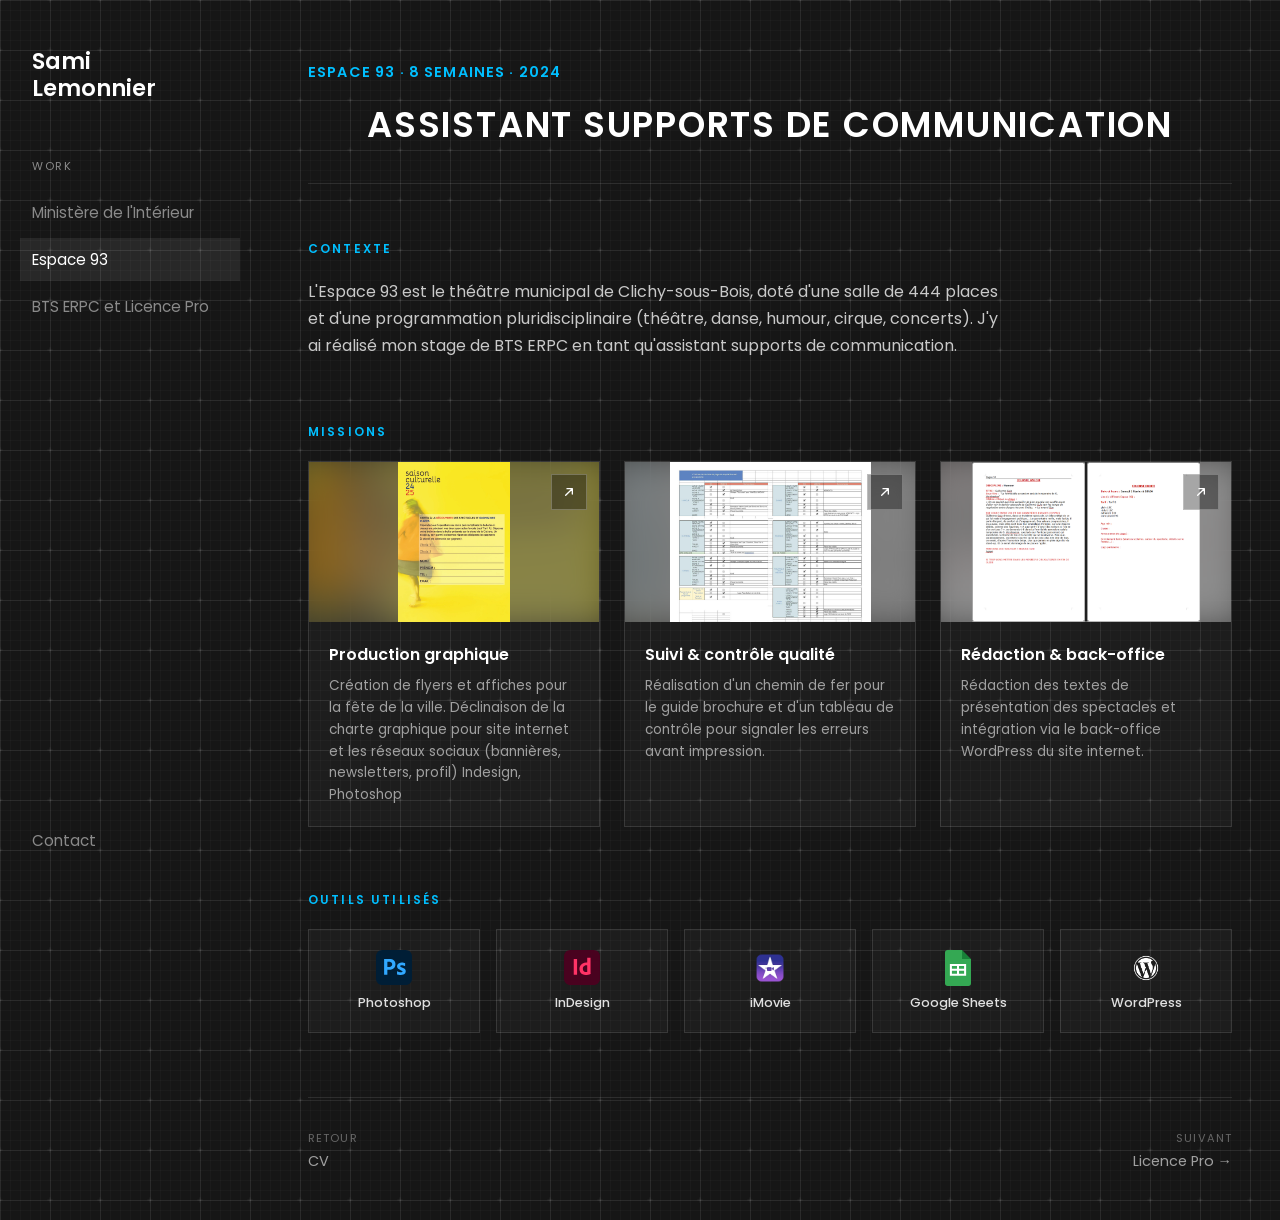
<file: portfolio-espace93.html>
<!DOCTYPE html>
<html lang="fr">
<head>
<meta charset="UTF-8">
<meta name="viewport" content="width=device-width, initial-scale=1.0">
<title>Portfolio - Sami Lemonnier</title>
<link href="https://fonts.googleapis.com/css2?family=Poppins:wght@300;400;500;600;700&display=swap" rel="stylesheet">
<link rel="stylesheet" href="css/style.css">
</head>
<body>

<!-- Bouton hamburger (visible uniquement mobile) -->
<button class="hamburger-btn" id="hamburgerBtn" aria-label="Ouvrir le menu">
<span></span><span></span><span></span>
</button>

<!-- Overlay mobile -->
<div class="mobile-overlay" id="mobileOverlay"></div>

<!-- Menu de navigation portfolio -->
<nav class="portfolio-nav" id="portfolioNav" data-purpose="portfolio-navigation">
<div class="nav-name">Sami<br>Lemonnier</div>
<div class="nav-section-label">Work</div>
<div class="portfolio-nav-list"></div>
<a href="index.html#contact" class="nav-contact-link">Contact</a>
</nav>

<!-- Contenu principal (exemple) -->
<main class="portfolio-main">
<div class="portfolio-content">

<div class="page-header">
<p class="exp-meta">Espace 93 · 8 semaines · 2024</p>
<h1 class="exp-title">Assistant supports de communication</h1>
</div>

<div class="content-section">
<div class="section-label">Contexte</div>
<p class="context-text">L'Espace 93 est le théâtre municipal de Clichy-sous-Bois, doté d'une salle de 444 places et d'une programmation pluridisciplinaire (théâtre, danse, humour, cirque, concerts). J'y ai réalisé mon stage de BTS ERPC en tant qu'assistant supports de communication.</p>
</div>

<div class="content-section">
<div class="section-label">Missions</div>
<div class="card-grid">
<div class="portfolio-card mission-card" data-mission="production">
<div class="mission-arrow"><svg viewBox="0 0 24 24" fill="none" xmlns="http://www.w3.org/2000/svg"><path d="M7 17L17 7M17 7H9M17 7V15" stroke="currentColor" stroke-width="2" stroke-linecap="round" stroke-linejoin="round"></path></svg></div>
<div class="card-image" data-mission-thumb="production"></div>
<div class="card-body">
<h4>Production graphique</h4>
<p>Création de flyers et affiches pour la fête de la ville. Déclinaison de la charte graphique pour site internet et les réseaux sociaux (bannières, newsletters, profil)
Indesign, Photoshop</p>
</div>
</div>
<div class="portfolio-card mission-card" data-mission="suivi">
<div class="mission-arrow"><svg viewBox="0 0 24 24" fill="none" xmlns="http://www.w3.org/2000/svg"><path d="M7 17L17 7M17 7H9M17 7V15" stroke="currentColor" stroke-width="2" stroke-linecap="round" stroke-linejoin="round"></path></svg></div>
<div class="card-image" data-mission-thumb="suivi"></div>
<div class="card-body">
<h4>Suivi &amp; contrôle qualité</h4>
<p>Réalisation d'un chemin de fer pour le guide brochure et d'un tableau de contrôle pour signaler les erreurs avant impression.</p>
</div>
</div>
<div class="portfolio-card mission-card" data-mission="redaction">
<div class="mission-arrow"><svg viewBox="0 0 24 24" fill="none" xmlns="http://www.w3.org/2000/svg"><path d="M7 17L17 7M17 7H9M17 7V15" stroke="currentColor" stroke-width="2" stroke-linecap="round" stroke-linejoin="round"></path></svg></div>
<div class="card-image" data-mission-thumb="redaction"></div>
<div class="card-body">
<h4>Rédaction &amp; back-office</h4>
<p>Rédaction des textes de présentation des spectacles et intégration via le back-office WordPress du site internet.</p>
</div>
</div>
</div>
</div>

<!-- Lightbox carrousel style roue -->
<div class="lightbox-overlay" id="lightboxOverlay">
<button class="lightbox-close" id="lightboxClose">&times;</button>
<div class="lightbox-content">
<div class="carousel-track-wrap">
<button class="lightbox-arrow lightbox-arrow-left" id="lightboxPrev">&#8249;</button>
<div class="carousel-track" id="carouselTrack"></div>
<button class="lightbox-arrow lightbox-arrow-right" id="lightboxNext">&#8250;</button>
</div>
<p class="lightbox-caption" id="lightboxCaption"></p>
<p class="lightbox-counter" id="lightboxCounter"></p>
</div>
</div>

<div class="content-section">
<div class="section-label">Outils utilisés</div>
<div class="tools-grid">
<div class="tool-card"><div class="tool-icon"><img src="images/Adobe_Photoshop_CC_icon.svg" alt="Logo Photoshop"></div><div class="tool-name">Photoshop</div></div>
<div class="tool-card"><div class="tool-icon"><img src="images/InDesign-icon.svg" alt="Logo InDesign"></div><div class="tool-name">InDesign</div></div>
<div class="tool-card"><div class="tool-icon"><img src="images/icons8-imovie-96.png" alt="Logo iMovie"></div><div class="tool-name">iMovie</div></div>
<div class="tool-card"><div class="tool-icon"><img src="images/Google_Sheets_2020_Logo.svg" alt="Logo Google Sheets"></div><div class="tool-name">Google Sheets</div></div>
<div class="tool-card"><div class="tool-icon"><img src="images/WordPress-logotype-wmark-white.png" alt="Logo WordPress"></div><div class="tool-name">WordPress</div></div>
</div>
</div>

<div class="page-footer-nav">
<a href="index.html" class="footer-nav-link"><span class="direction-label">Retour</span>CV</a>
<a href="portfolio-licence-pro.html" class="footer-nav-link" style="text-align:right;"><span class="direction-label">Suivant</span>Licence Pro →</a>
</div>

</div>
</main>

<script src="js/navigation.js"></script>

<script>
document.addEventListener('DOMContentLoaded', function() {

  // A REMPLACER : mettez ici vos vraies images/vidéos et commentaires
  const missionsMedia = {
    production: [
      { type: 'image', src: "images/prod-esp93/flyer1-esp-recto.jpeg", caption: "Flyer de communication pour la saison culturelle 24/25 — Recto." },
      { type: 'image', src: "images/prod-esp93/flyer1-esp-verso.jpeg", caption: "Flyer de communication pour la saison culturelle 24/25 — Verso." },
      { type: 'image', src: "images/prod-esp93/flyer2-recto.webp", caption: "Flyer de communication pour la saison culturelle 24/25 — Recto." },
      { type: 'image', src: "images/prod-esp93/flyer2-verso.webp", caption: "Flyer de communication pour la saison culturelle 24/25 — Verso." },
      { type: 'video', src: "https://youtu.be/rFP9MMRWVlQ", caption: "Teaser de la saison culturelle" }
    ],
    suivi: [
      { type: 'image', src: 'images/prod-esp93/chemin-de-fer-espace-93.png', caption: "Chemin de fer du guide brochure, avant validation." },
      { type: 'image', src: 'images/prod-esp93/controle-mis-en-page.png', caption: "Tableau de contrôle qualité avant impression." }
    ],
    redaction: [
      { type: 'image', src: 'images/prod-esp93/redaction-espace-93.png', caption: "Intégration des textes via le back-office WordPress du site." }
    ]
  };

  // Diaporama automatique sur les vignettes des cartes missions
  document.querySelectorAll('[data-mission-thumb]').forEach(function(container) {
    const key = container.getAttribute('data-mission-thumb');
    const media = (missionsMedia[key] || []).filter(item => item.type === 'image' || item.type === 'gif');
    if (media.length === 0) return;

    media.forEach(function(item, i) {
      const slide = document.createElement('div');
      slide.className = 'thumb-slide' + (i === 0 ? ' active' : '');

      const bg = document.createElement('img');
      bg.className = 'thumb-bg';
      bg.src = item.src;
      bg.alt = '';

      const fg = document.createElement('img');
      fg.className = 'thumb-fg';
      fg.src = item.src;
      fg.alt = item.caption;

      slide.appendChild(bg);
      slide.appendChild(fg);
      container.appendChild(slide);
    });

    if (media.length > 1) {
      let index = 0;
      setInterval(function() {
        const slides = container.querySelectorAll('.thumb-slide');
        slides[index].classList.remove('active');
        index = (index + 1) % slides.length;
        slides[index].classList.add('active');
      }, 3000);
    }
  });

  const overlay = document.getElementById('lightboxOverlay');
  const track = document.getElementById('carouselTrack');
  const trackWrap = document.querySelector('.carousel-track-wrap');
  const captionEl = document.getElementById('lightboxCaption');
  const counterEl = document.getElementById('lightboxCounter');
  const closeBtn = document.getElementById('lightboxClose');
  const prevBtn = document.getElementById('lightboxPrev');
  const nextBtn = document.getElementById('lightboxNext');

  let currentMedia = [];
  let currentIndex = 0;
  const GAP = 16;

  function getSlideWidth() {
    const firstSlide = track.querySelector('.carousel-slide');
    return firstSlide ? firstSlide.offsetWidth : 560;
  }

      function getYouTubeId(url) {
      const match = url.match(/(?:youtu\.be\/|youtube\.com\/(?:watch\?v=|embed\/))([^?&]+)/);
      return match ? match[1] : null;
    }

    function buildTrack() {
      track.innerHTML = '';
      currentMedia.forEach((item, i) => {
        const slide = document.createElement('div');
        slide.className = 'carousel-slide';
        slide.dataset.index = i;

        const youtubeId = item.type === 'video' ? getYouTubeId(item.src) : null;

        if (youtubeId) {
          const iframe = document.createElement('iframe');
          iframe.src = `https://www.youtube.com/embed/${youtubeId}`;
          iframe.setAttribute('frameborder', '0');
          iframe.setAttribute('allow', 'accelerometer; autoplay; clipboard-write; encrypted-media; gyroscope; picture-in-picture');
          iframe.setAttribute('allowfullscreen', '');
          iframe.style.width = '100%';
          iframe.style.height = '100%';
          iframe.style.aspectRatio = '16 / 9';
          slide.appendChild(iframe);
        } else if (item.type === 'video') {
          const video = document.createElement('video');
          video.src = item.src;
          video.controls = true;
          slide.appendChild(video);
        } else {
          const img = document.createElement('img');
          img.src = item.src;
          img.alt = item.caption;
          slide.appendChild(img);
        }

        slide.addEventListener('click', function(e) {
          const idx = parseInt(this.dataset.index, 10);
          if (idx !== currentIndex) {
            e.stopPropagation();
            currentIndex = idx;
            updateCarousel();
          }
        });
        track.appendChild(slide);
      });
    }

  function updateCarousel() {
    const slides = track.querySelectorAll('.carousel-slide');
    slides.forEach((slide, i) => {
      slide.classList.toggle('is-active', i === currentIndex);
      const video = slide.querySelector('video');
      if (video && i !== currentIndex) video.pause();
    });
    const wrapWidth = trackWrap.offsetWidth;
    const slideWidth = getSlideWidth();
    const offset = (wrapWidth / 2) - (slideWidth / 2) - (currentIndex * (slideWidth + GAP));
    track.style.transform = `translate(${offset}px, -50%)`;

    const item = currentMedia[currentIndex];
    captionEl.textContent = item ? item.caption : '';
    counterEl.textContent = `${currentIndex + 1} / ${currentMedia.length}`;
    prevBtn.style.visibility = currentMedia.length <= 1 ? 'hidden' : 'visible';
    nextBtn.style.visibility = currentMedia.length <= 1 ? 'hidden' : 'visible';
  }

  function openLightbox(missionKey) {
    currentMedia = missionsMedia[missionKey] || [];
    currentIndex = 0;
    if (currentMedia.length === 0) return;
    buildTrack();
    overlay.classList.add('visible');
    requestAnimationFrame(updateCarousel);
  }

  function closeLightbox() {
    overlay.classList.remove('visible');
    track.querySelectorAll('video').forEach(v => v.pause());
  }

  function nextSlide() {
    currentIndex = (currentIndex + 1) % currentMedia.length;
    updateCarousel();
  }

  function prevSlide() {
    currentIndex = (currentIndex - 1 + currentMedia.length) % currentMedia.length;
    updateCarousel();
  }

  document.querySelectorAll('.mission-card').forEach(card => {
    card.addEventListener('click', function() {
      this.classList.add('clicked');
      setTimeout(() => this.classList.remove('clicked'), 400);
      openLightbox(this.getAttribute('data-mission'));
    });
  });

  closeBtn.addEventListener('click', closeLightbox);
  overlay.addEventListener('click', function(e) {
    if (e.target === overlay) closeLightbox();
  });
  prevBtn.addEventListener('click', nextSlideGuard(prevSlide));
  nextBtn.addEventListener('click', nextSlideGuard(nextSlide));

  function nextSlideGuard(fn) {
    return function(e) {
      e.stopPropagation();
      fn();
    };
  }

  document.addEventListener('keydown', function(e) {
    if (!overlay.classList.contains('visible')) return;
    if (e.key === 'Escape') closeLightbox();
    if (e.key === 'ArrowRight') nextSlide();
    if (e.key === 'ArrowLeft') prevSlide();
  });

  window.addEventListener('resize', function() {
    if (overlay.classList.contains('visible')) updateCarousel();
  });
});
</script>

</body>
</html>
</file>
<file: css/style.css>
:root {
  --bg-dark: #1a1a1a;
  --azure: #00bfff;
  --accent-red: #e8452f;
  --divider: #3f3f3e;
  --text-muted: #8a8a8a;
  --border-frame: #455252;
}

* { box-sizing: border-box; }

body {
  font-family: 'Poppins', sans-serif;
  margin: 0;
  background-color: #161616;
  background-image:
    url("data:image/svg+xml,%3Csvg%20xmlns%3D%27http%3A//www.w3.org/2000/svg%27%20width%3D%27100%27%20height%3D%27100%27%3E%3Cg%20fill%3D%27rgba%28255%2C255%2C255%2C0.07%29%27%3E%3Crect%20x%3D%270%27%20y%3D%270%27%20width%3D%271%27%20height%3D%275%27/%3E%3Crect%20x%3D%270%27%20y%3D%270%27%20width%3D%275%27%20height%3D%271%27/%3E%3Crect%20x%3D%2799%27%20y%3D%270%27%20width%3D%271%27%20height%3D%275%27/%3E%3Crect%20x%3D%2795%27%20y%3D%270%27%20width%3D%275%27%20height%3D%271%27/%3E%3Crect%20x%3D%270%27%20y%3D%2795%27%20width%3D%271%27%20height%3D%275%27/%3E%3Crect%20x%3D%270%27%20y%3D%2799%27%20width%3D%275%27%20height%3D%271%27/%3E%3Crect%20x%3D%2799%27%20y%3D%2795%27%20width%3D%271%27%20height%3D%275%27/%3E%3Crect%20x%3D%2795%27%20y%3D%2799%27%20width%3D%275%27%20height%3D%271%27/%3E%3C/g%3E%3C/svg%3E"),
    linear-gradient(rgba(255,255,255,0.07) 1px, transparent 1px),
    linear-gradient(90deg, rgba(255,255,255,0.07) 1px, transparent 1px),
    linear-gradient(rgba(255,255,255,0.025) 1px, transparent 1px),
    linear-gradient(90deg, rgba(255,255,255,0.025) 1px, transparent 1px);
  background-size: 50px 50px, 50px 50px, 50px 50px, 10px 10px, 10px 10px;
  background-position: 0px 0px;
  min-height: 100vh;
  color: #ffffff;
}

/* ============================
   MENU DESKTOP - Haut gauche, aligné avec le nom
============================ */
.portfolio-nav {
  position: fixed;
  top: 0;
  left: 0;
  height: 100vh;
  width: 260px;
  background-color: #161616;
  background-image:
    url("data:image/svg+xml,%3Csvg%20xmlns%3D%27http%3A//www.w3.org/2000/svg%27%20width%3D%27100%27%20height%3D%27100%27%3E%3Cg%20fill%3D%27rgba%28255%2C255%2C255%2C0.07%29%27%3E%3Crect%20x%3D%270%27%20y%3D%270%27%20width%3D%271%27%20height%3D%275%27/%3E%3Crect%20x%3D%270%27%20y%3D%270%27%20width%3D%275%27%20height%3D%271%27/%3E%3Crect%20x%3D%2799%27%20y%3D%270%27%20width%3D%271%27%20height%3D%275%27/%3E%3Crect%20x%3D%2795%27%20y%3D%270%27%20width%3D%275%27%20height%3D%271%27/%3E%3Crect%20x%3D%270%27%20y%3D%2795%27%20width%3D%271%27%20height%3D%275%27/%3E%3Crect%20x%3D%270%27%20y%3D%2799%27%20width%3D%275%27%20height%3D%271%27/%3E%3Crect%20x%3D%2799%27%20y%3D%2795%27%20width%3D%271%27%20height%3D%275%27/%3E%3Crect%20x%3D%2795%27%20y%3D%2799%27%20width%3D%275%27%20height%3D%271%27/%3E%3C/g%3E%3C/svg%3E"),
    linear-gradient(rgba(255,255,255,0.07) 1px, transparent 1px),
    linear-gradient(90deg, rgba(255,255,255,0.07) 1px, transparent 1px),
    linear-gradient(rgba(255,255,255,0.025) 1px, transparent 1px),
    linear-gradient(90deg, rgba(255,255,255,0.025) 1px, transparent 1px);
  background-size: 50px 50px, 50px 50px, 50px 50px, 10px 10px, 10px 10px;
  background-position: 0px 0px;
  border-right: none;
  display: flex;
  flex-direction: column;
  padding: 48px 32px;
  z-index: 200;
}

.nav-name {
  font-size: 1.4rem;
  font-weight: 600;
  line-height: 1.2;
  margin-bottom: 56px;
  color: #ffffff;
}

.nav-section-label {
  font-size: 0.7rem;
  letter-spacing: 0.15em;
  color: var(--text-muted);
  text-transform: uppercase;
  margin-bottom: 16px;
}

.portfolio-nav-list {
  display: flex;
  flex-direction: column;
  gap: 4px;
  margin-bottom: 48px;
}

.portfolio-nav-item {
  display: block;
  padding: 10px 12px;
  margin: 0 -12px;
  font-size: 0.95rem;
  font-weight: 400;
  color: var(--text-muted);
  text-decoration: none;
  transition: background-color 0.25s ease, color 0.25s ease;
}

.portfolio-nav-item:hover {
  color: #ffffff;
}

.portfolio-nav-item.active {
  background-color: rgba(255, 255, 255, 0.08);
  color: #ffffff;
}

.nav-contact-link {
  margin-top: auto;
  font-size: 0.95rem;
  color: var(--text-muted);
  text-decoration: none;
}
.nav-contact-link:hover {
  color: #ffffff;
}

.portfolio-main {
  margin-left: 260px;
  padding: 48px;
}

.portfolio-main h1 {
  font-family: 'Poppins', sans-serif;
  text-transform: uppercase;
  letter-spacing: 0.05em;
  font-weight: 400;
  text-align: center;
  margin-bottom: 40px;
}

/* ============================
   MENU MOBILE - Hamburger
============================ */
.hamburger-btn {
  display: none;
  position: fixed;
  top: 20px;
  left: 20px;
  z-index: 200;
  width: 44px;
  height: 44px;
  background: transparent;
  border: none;
  cursor: pointer;
  flex-direction: column;
  align-items: center;
  justify-content: center;
  gap: 5px;
}

.hamburger-btn span {
  display: block;
  width: 22px;
  height: 2px;
  background: #ffffff;
  transition: transform 0.3s ease, opacity 0.3s ease;
}

.hamburger-btn.open span:nth-child(1) {
  transform: translateY(7px) rotate(45deg);
}
.hamburger-btn.open span:nth-child(2) {
  opacity: 0;
}
.hamburger-btn.open span:nth-child(3) {
  transform: translateY(-7px) rotate(-45deg);
}

.mobile-overlay {
  display: none;
  position: fixed;
  inset: 0;
  background: rgba(0, 0, 0, 0.6);
  z-index: 150;
  opacity: 0;
  transition: opacity 0.3s ease;
}
.mobile-overlay.visible {
  display: block;
  opacity: 1;
}

@media (max-width: 768px) {
  .portfolio-nav {
    left: -280px;
    width: 260px;
    transition: left 0.3s ease;
    box-shadow: 4px 0 20px rgba(0,0,0,0.4);
  }
  .portfolio-nav.mobile-open {
    left: 0;
  }
  .hamburger-btn {
    display: flex;
  }
  .portfolio-main {
    margin-left: 0;
    padding: 90px 24px 40px;
  }
}

/* ============================
   TRAME PORTFOLIO - Sections de contenu
============================ */
.portfolio-content {
  max-width: 1000px;
  margin: 0 auto;
}

.page-header {
  margin-bottom: 56px;
  padding-bottom: 24px;
  border-bottom: 1px solid rgba(255,255,255,0.1);
}

.page-header .exp-title {
  font-size: 2.2rem;
  font-weight: 600;
  color: #ffffff;
  margin: 0 0 8px 0;
}

.page-header .exp-meta {
  font-size: 0.9rem;
  color: var(--azure);
  text-transform: uppercase;
  letter-spacing: 0.08em;
  font-weight: 600;
}

.content-section {
  margin-bottom: 64px;
}

.section-label {
  font-size: 0.75rem;
  letter-spacing: 0.18em;
  text-transform: uppercase;
  color: var(--azure);
  font-weight: 600;
  margin-bottom: 20px;
}

.context-text {
  font-size: 1rem;
  line-height: 1.7;
  color: #c9c9c9;
  max-width: 700px;
}

/* Cartes façon portfolio pour Missions et Outils */
.card-grid {
  display: grid;
  grid-template-columns: repeat(auto-fit, minmax(260px, 1fr));
  gap: 24px;
}

.portfolio-card {
  background: rgba(255,255,255,0.03);
  border: 1px solid rgba(255,255,255,0.12);
  overflow: hidden;
  transition: border-color 0.25s ease, transform 0.25s ease;
}
.portfolio-card:hover {
  border-color: rgba(255,255,255,0.35);
  transform: translateY(-4px);
}

.card-image {
  width: 100%;
  height: 160px;
  background: rgba(255,255,255,0.05);
  display: flex;
  align-items: center;
  justify-content: center;
  color: #666;
  font-size: 0.8rem;
  overflow: hidden;
  position: relative;
}

.thumb-slide {
  position: absolute;
  inset: 0;
  opacity: 0;
  transition: opacity 1s ease;
}

.thumb-slide.active {
  opacity: 1;
}

.thumb-bg {
  position: absolute;
  inset: 0;
  width: 100%;
  height: 100%;
  object-fit: cover;
  filter: blur(18px) brightness(0.55);
  transform: scale(1.15);
}

.thumb-fg {
  position: absolute;
  inset: 0;
  width: 100%;
  height: 100%;
  object-fit: contain;
  transition: transform 0.4s ease;
}

.portfolio-card:hover .thumb-fg {
  transform: scale(1.05);
}
.portfolio-card:hover .card-image img {
  transform: scale(1.08);
}

.card-body {
  padding: 20px;
}
.card-body h4 {
  color: #ffffff;
  font-size: 1rem;
  font-weight: 600;
  margin: 0 0 8px 0;
}
.card-body p {
  color: #a0a0a0;
  font-size: 0.85rem;
  line-height: 1.6;
  margin: 0;
}

/* Grille outils - plus compacte */
.tools-grid {
  display: grid;
  grid-template-columns: repeat(auto-fit, minmax(120px, 1fr));
  gap: 16px;
}
.tool-card {
  background: rgba(255,255,255,0.03);
  border: 1px solid rgba(255,255,255,0.12);
  padding: 20px 12px;
  text-align: center;
  transition: border-color 0.25s ease;
}
.tool-card:hover {
  border-color: rgba(255,255,255,0.35);
}
.tool-card .tool-icon {
  font-size: 1.6rem;
  margin-bottom: 8px;
}

.tool-card .tool-icon {
  width: 36px;
  height: 36px;
  margin: 0 auto 8px auto;
}
.tool-card .tool-icon img {
  width: 100%;
  height: 100%;
  object-fit: contain;
}

.tool-card .tool-name {
  color: #e0e0e0;
  font-size: 0.8rem;
  font-weight: 500;
}

/* Navigation bas de page entre expériences */
.page-footer-nav {
  display: flex;
  justify-content: space-between;
  align-items: center;
  padding-top: 32px;
  margin-top: 64px;
  border-top: 1px solid rgba(255,255,255,0.1);
}
.footer-nav-link {
  color: #a0a0a0;
  text-decoration: none;
  font-size: 0.9rem;
  transition: color 0.25s ease;
}
.footer-nav-link:hover {
  color: #ffffff;
}
.footer-nav-link .direction-label {
  display: block;
  font-size: 0.7rem;
  text-transform: uppercase;
  letter-spacing: 0.1em;
  color: #666;
  margin-bottom: 4px;
}



/* ============================
   LIGHTBOX CARROUSEL - Missions (style roue)
============================ */
.mission-card {
  cursor: pointer;
  position: relative;
}

.lightbox-overlay {
  position: fixed;
  inset: 0;
  background: rgba(0, 0, 0, 0);
  z-index: 300;
  display: none;
  align-items: center;
  justify-content: center;
  transition: background 0.35s ease;
}

.lightbox-overlay.visible {
  display: flex;
  background: rgba(0, 0, 0, 0.92);
}

.lightbox-close {
  position: absolute;
  top: 32px;
  right: 40px;
  color: #ffffff;
  font-size: 2rem;
  cursor: pointer;
  background: none;
  border: none;
  line-height: 1;
  opacity: 0.7;
  transition: opacity 0.25s ease;
  z-index: 10;
}
.lightbox-close:hover {
  opacity: 1;
}

.lightbox-content {
  width: 100%;
  max-width: 1100px;
  display: flex;
  flex-direction: column;
  align-items: center;
  opacity: 0;
  transform: scale(0.96);
  transition: opacity 0.3s ease, transform 0.3s ease;
}

.lightbox-overlay.visible .lightbox-content {
  opacity: 1;
  transform: scale(1);
}

.carousel-track-wrap {
  position: relative;
  width: 100%;
  height: min(600px, 75vh);
  overflow: hidden;
}

.carousel-track {
  display: inline-flex;
  align-items: center;
  gap: 16px;
  position: absolute;
  left: 0;
  top: 50%;
  transform: translateY(-50%);
  transition: transform 0.45s cubic-bezier(0.34, 1.1, 0.4, 1), left 0s;
  will-change: transform;
}

.carousel-slide {
  flex-shrink: 0;
  width: min(560px, 62vw);
  height: min(600px, 75vh);
  display: flex;
  align-items: center;
  justify-content: center;
  opacity: 0.35;
  transform: scale(0.78);
  filter: blur(1px);
  transition: opacity 0.45s ease, transform 0.45s cubic-bezier(0.34, 1.1, 0.4, 1), filter 0.45s ease;
}

@media (max-width: 768px) {
  .carousel-track-wrap {
    height: min(500px, 70vh);
  }
  .carousel-slide {
    height: min(500px, 70vh);
  }
}

.carousel-slide.is-active {
  opacity: 1;
  transform: scale(1);
  filter: blur(0);
}

.carousel-slide img,
.carousel-slide video {
  max-width: 100%;
  max-height: 100%;
  object-fit: contain;
  border: 1px solid rgba(255,255,255,0.15);
}

.lightbox-arrow {
  position: absolute;
  top: 50%;
  transform: translateY(-50%);
  background: rgba(255,255,255,0.08);
  border: 1px solid rgba(255,255,255,0.2);
  color: #ffffff;
  width: 48px;
  height: 48px;
  font-size: 1.4rem;
  cursor: pointer;
  display: flex;
  align-items: center;
  justify-content: center;
  transition: background 0.25s ease;
  z-index: 5;
}

.lightbox-arrow:hover {
  background: rgba(255,255,255,0.2);
}

.lightbox-arrow-left {
  left: 12px;
}

.lightbox-arrow-right {
  right: 12px;
}

.lightbox-caption {
  margin-top: 24px;
  text-align: center;
  color: #e0e0e0;
  font-size: 0.95rem;
  line-height: 1.6;
  max-width: 600px;
}

.lightbox-counter {
  margin-top: 12px;
  color: #888;
  font-size: 0.8rem;
  letter-spacing: 0.05em;
}

/* ============================
   ANIMATION FLECHE - Cartes Missions
============================ */
.mission-arrow {
  position: absolute;
  top: 12px;
  right: 12px;
  width: 36px;
  height: 36px;
  border: 1px solid rgba(255,255,255,0.25);
  display: flex;
  align-items: center;
  justify-content: center;
  color: #ffffff;
  font-size: 1.1rem;
  z-index: 2;
  background-color: rgba(0,0,0,0.35);
  transition: transform 0.35s cubic-bezier(0.34, 1.56, 0.64, 1), border-color 0.3s ease, background-color 0.3s ease;
}
.mission-arrow svg {
  width: 16px;
  height: 16px;
  transition: transform 0.35s ease;
}
.mission-card:hover .mission-arrow {
  transform: translate(4px, -4px);
  border-color: rgba(255,255,255,0.6);
  background-color: rgba(255,255,255,0.08);
}
.mission-card:hover .mission-arrow svg {
  transform: rotate(45deg);
}
@keyframes arrow-click-pulse {
  0% { transform: scale(1); }
  40% { transform: scale(0.85); }
  100% { transform: scale(1.15); opacity: 0; }
}
.mission-card.clicked .mission-arrow {
  animation: arrow-click-pulse 0.4s ease forwards;
}

/* ============================
BOUTON LIEN SITE - Style cohérent avec mission-arrow
============================ */
.site-link-btn {
display: inline-flex;
align-items: center;
gap: 8px;
padding: 6px 8px 6px 14px;
background: rgba(255,255,255,0.05);
border: 1px solid rgba(255,255,255,0.25);
color: #ffffff;
text-decoration: none;
font-size: 0.75rem;
font-weight: 600;
text-transform: uppercase;
letter-spacing: 0.05em;
white-space: nowrap;
flex-shrink: 0;
transition: border-color 0.3s ease, background-color 0.3s ease;
}

.site-link-btn:hover {
border-color: rgba(255,255,255,0.6);
background-color: rgba(255,255,255,0.08);
}

.site-link-arrow {
display: flex;
align-items: center;
justify-content: center;
width: 20px;
height: 20px;
transition: transform 0.35s cubic-bezier(0.34, 1.56, 0.64, 1);
}

.site-link-arrow svg {
width: 14px;
height: 14px;
transition: transform 0.35s ease;
}

.site-link-btn:hover .site-link-arrow {
transform: translate(2px, -2px);
}

.site-link-btn:hover .site-link-arrow svg {
transform: rotate(45deg);
}

.site-link-btn.clicked .site-link-arrow {
animation: arrow-click-pulse 0.4s ease forwards;
}
</file>
